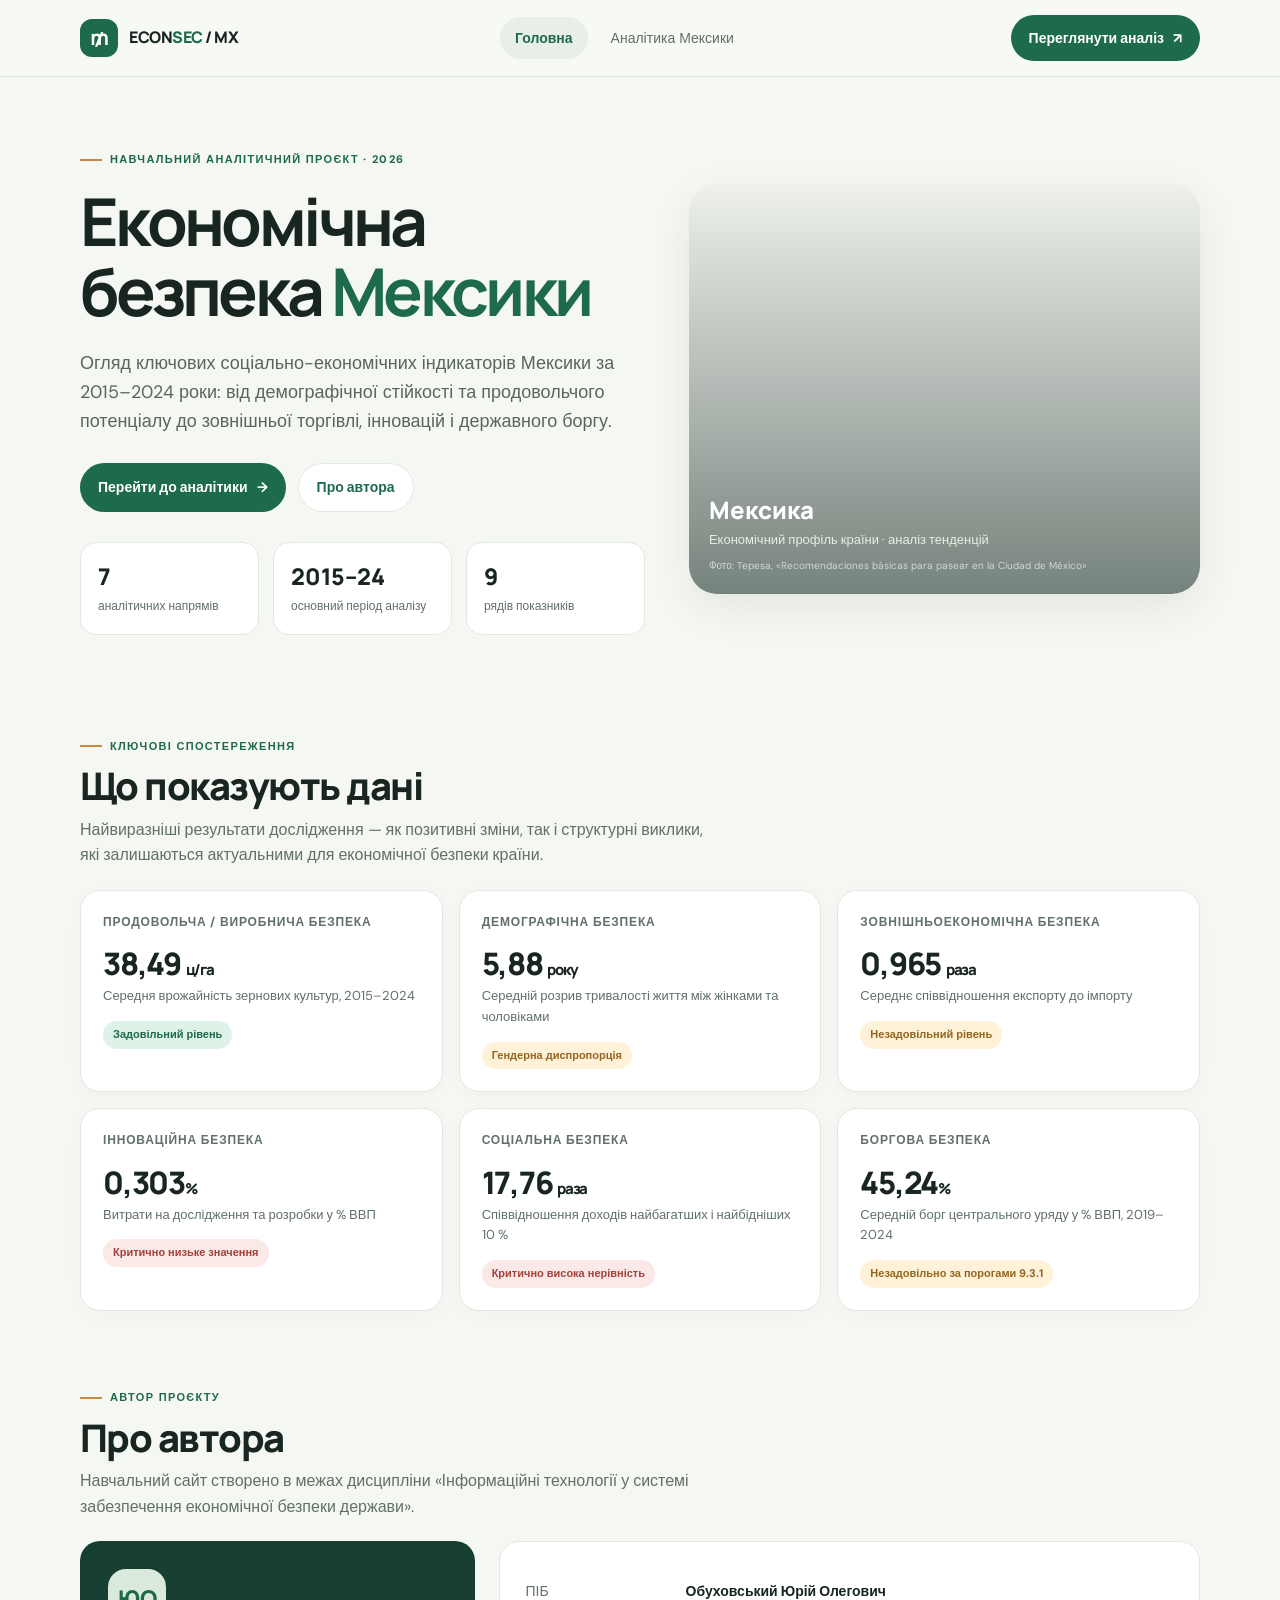
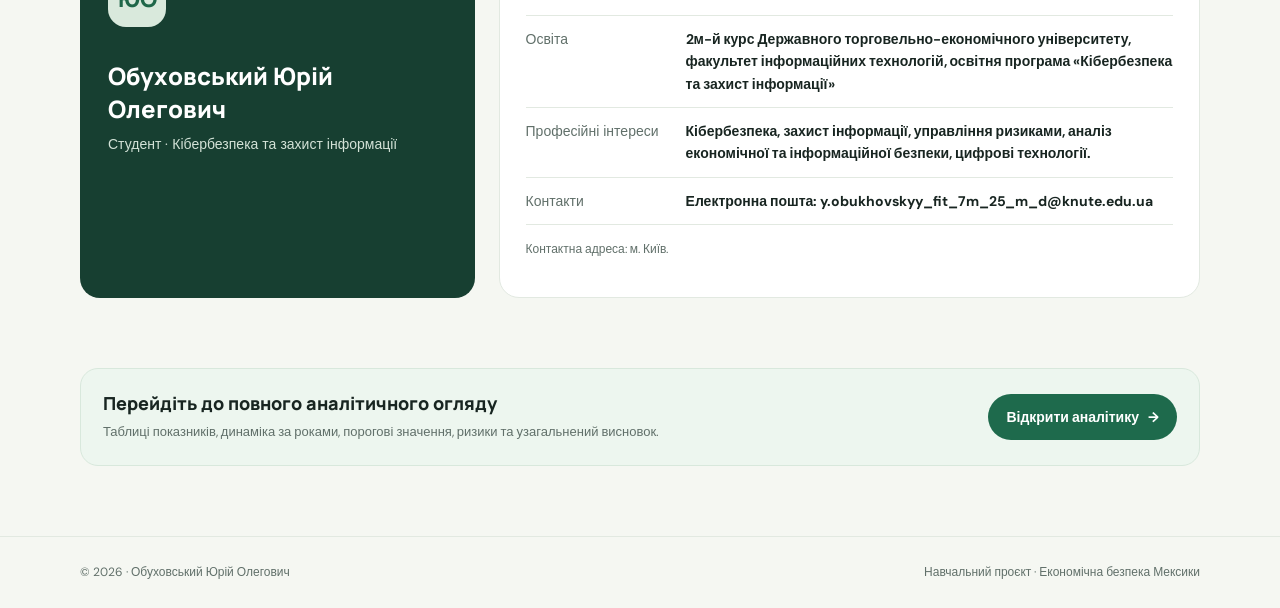
<file: index.html>
<!doctype html>
<html lang="uk">
<head>
  <meta charset="utf-8"><meta name="viewport" content="width=device-width, initial-scale=1">
  <meta name="description" content="Економічна безпека Мексики: навчальний аналітичний проєкт Юрія Обуховського.">
  <title>Економічна безпека Мексики — головна</title>
  <link rel="preconnect" href="https://fonts.googleapis.com"><link rel="preconnect" href="https://fonts.gstatic.com" crossorigin>
  <link rel="stylesheet" href="styles.css">
</head>
<body>
<header class="topbar"><div class="container nav">
  <a class="brand" href="index.html"><span class="brand-mark">₥</span><span>ECON<span style="color:var(--green)">SEC</span> / MX</span></a>
  <nav class="navlinks" aria-label="Основна навігація"><a class="active" href="index.html">Головна</a><a href="analysis.html">Аналітика Мексики</a></nav>
  <a class="nav-cta" href="analysis.html">Переглянути аналіз <span aria-hidden="true">↗</span></a>
</div></header>
<main>
  <section class="hero"><div class="container hero-grid">
    <div>
      <span class="eyebrow">Навчальний аналітичний проєкт · 2026</span>
      <h1>Економічна<br>безпека <span>Мексики</span></h1>
      <p class="lead">Огляд ключових соціально-економічних індикаторів Мексики за 2015–2024 роки: від демографічної стійкості та продовольчого потенціалу до зовнішньої торгівлі, інновацій і державного боргу.</p>
      <div class="hero-actions"><a class="button" href="analysis.html">Перейти до аналітики <span>→</span></a><a class="button secondary" href="#author">Про автора</a></div>
      <div class="stat-strip">
        <div class="mini-stat"><strong>7</strong><span>аналітичних напрямів</span></div>
        <div class="mini-stat"><strong>2015–24</strong><span>основний період аналізу</span></div>
        <div class="mini-stat"><strong>9</strong><span>рядів показників</span></div>
      </div>
    </div>
    <div class="hero-photo" role="img" aria-label="Панорама Мехіко з хмарочосами та бульваром Реформа">
      <div class="photo-tag"><strong>Мексика</strong><span>Економічний профіль країни · аналіз тенденцій</span><span class="photo-credit">Фото: Tepesa, «Recomendaciones básicas para pasear en la Ciudad de México»</span></div>
    </div>
  </div></section>

  <section class="section"><div class="container">
    <div class="section-head"><div><span class="eyebrow">Ключові спостереження</span><h2>Що показують дані</h2><p class="section-intro">Найвиразніші результати дослідження — як позитивні зміни, так і структурні виклики, які залишаються актуальними для економічної безпеки країни.</p></div></div>
    <div class="cards">
      <article class="card focus-card"><div class="card-label">Продовольча / виробнича безпека</div><div class="card-value">38,49 <span style="font-size:15px">ц/га</span></div><div class="card-sub">Середня врожайність зернових культур, 2015–2024</div><span class="pill good">Задовільний рівень</span></article>
      <article class="card focus-card"><div class="card-label">Демографічна безпека</div><div class="card-value">5,88 <span style="font-size:15px">року</span></div><div class="card-sub">Середній розрив тривалості життя між жінками та чоловіками</div><span class="pill warn">Гендерна диспропорція</span></article>
      <article class="card focus-card"><div class="card-label">Зовнішньоекономічна безпека</div><div class="card-value">0,965 <span style="font-size:15px">раза</span></div><div class="card-sub">Середнє співвідношення експорту до імпорту</div><span class="pill warn">Незадовільний рівень</span></article>
      <article class="card focus-card"><div class="card-label">Інноваційна безпека</div><div class="card-value">0,303<span style="font-size:15px">%</span></div><div class="card-sub">Витрати на дослідження та розробки у % ВВП</div><span class="pill bad">Критично низьке значення</span></article>
      <article class="card focus-card"><div class="card-label">Соціальна безпека</div><div class="card-value">17,76 <span style="font-size:15px">раза</span></div><div class="card-sub">Співвідношення доходів найбагатших і найбідніших 10 %</div><span class="pill bad">Критично висока нерівність</span></article>
      <article class="card focus-card"><div class="card-label">Боргова безпека</div><div class="card-value">45,24<span style="font-size:15px">%</span></div><div class="card-sub">Середній борг центрального уряду у % ВВП, 2019–2024</div><span class="pill warn">Незадовільно за порогами 9.3.1</span></article>
    </div>
  </div></section>

  <section class="section" id="author" style="padding-top:0"><div class="container">
    <div class="section-head"><div><span class="eyebrow">Автор проєкту</span><h2>Про автора</h2><p class="section-intro">Навчальний сайт створено в межах дисципліни «Інформаційні технології у системі забезпечення економічної безпеки держави».</p></div></div>
    <div class="author-panel">
      <div class="author-card"><div class="author-avatar">ЮО</div><h3>Обуховський Юрій Олегович</h3><p>Студент · Кібербезпека та захист інформації</p></div>
      <div class="author-details">
        <div class="detail-row"><span>ПІБ</span><strong>Обуховський Юрій Олегович</strong></div>
        <div class="detail-row"><span>Освіта</span><strong>2м-й курс Державного торговельно-економічного університету, факультет інформаційних технологій, освітня програма «Кібербезпека та захист інформації»</strong></div>
        <div class="detail-row"><span>Професійні інтереси</span><strong>Кібербезпека, захист інформації, управління ризиками, аналіз економічної та інформаційної безпеки, цифрові технології.</strong></div>
        <div class="detail-row"><span>Контакти</span><strong>Електронна пошта: y.obukhovskyy_fit_7m_25_m_d@knute.edu.ua</strong></div>
        <p class="contact-hint">Контактна адреса: м. Київ.</p>
      </div>
    </div>
  </div></section>

  <section class="section" style="padding-top:0"><div class="container"><div class="callout"><div><strong>Перейдіть до повного аналітичного огляду</strong><p>Таблиці показників, динаміка за роками, порогові значення, ризики та узагальнений висновок.</p></div><a class="button" href="analysis.html">Відкрити аналітику <span>→</span></a></div></div></section>
</main>
<footer class="footer"><div class="container footer-inner"><span>© 2026 · Обуховський Юрій Олегович</span><span>Навчальний проєкт · Економічна безпека Мексики</span></div></footer>
</body></html>
</file>
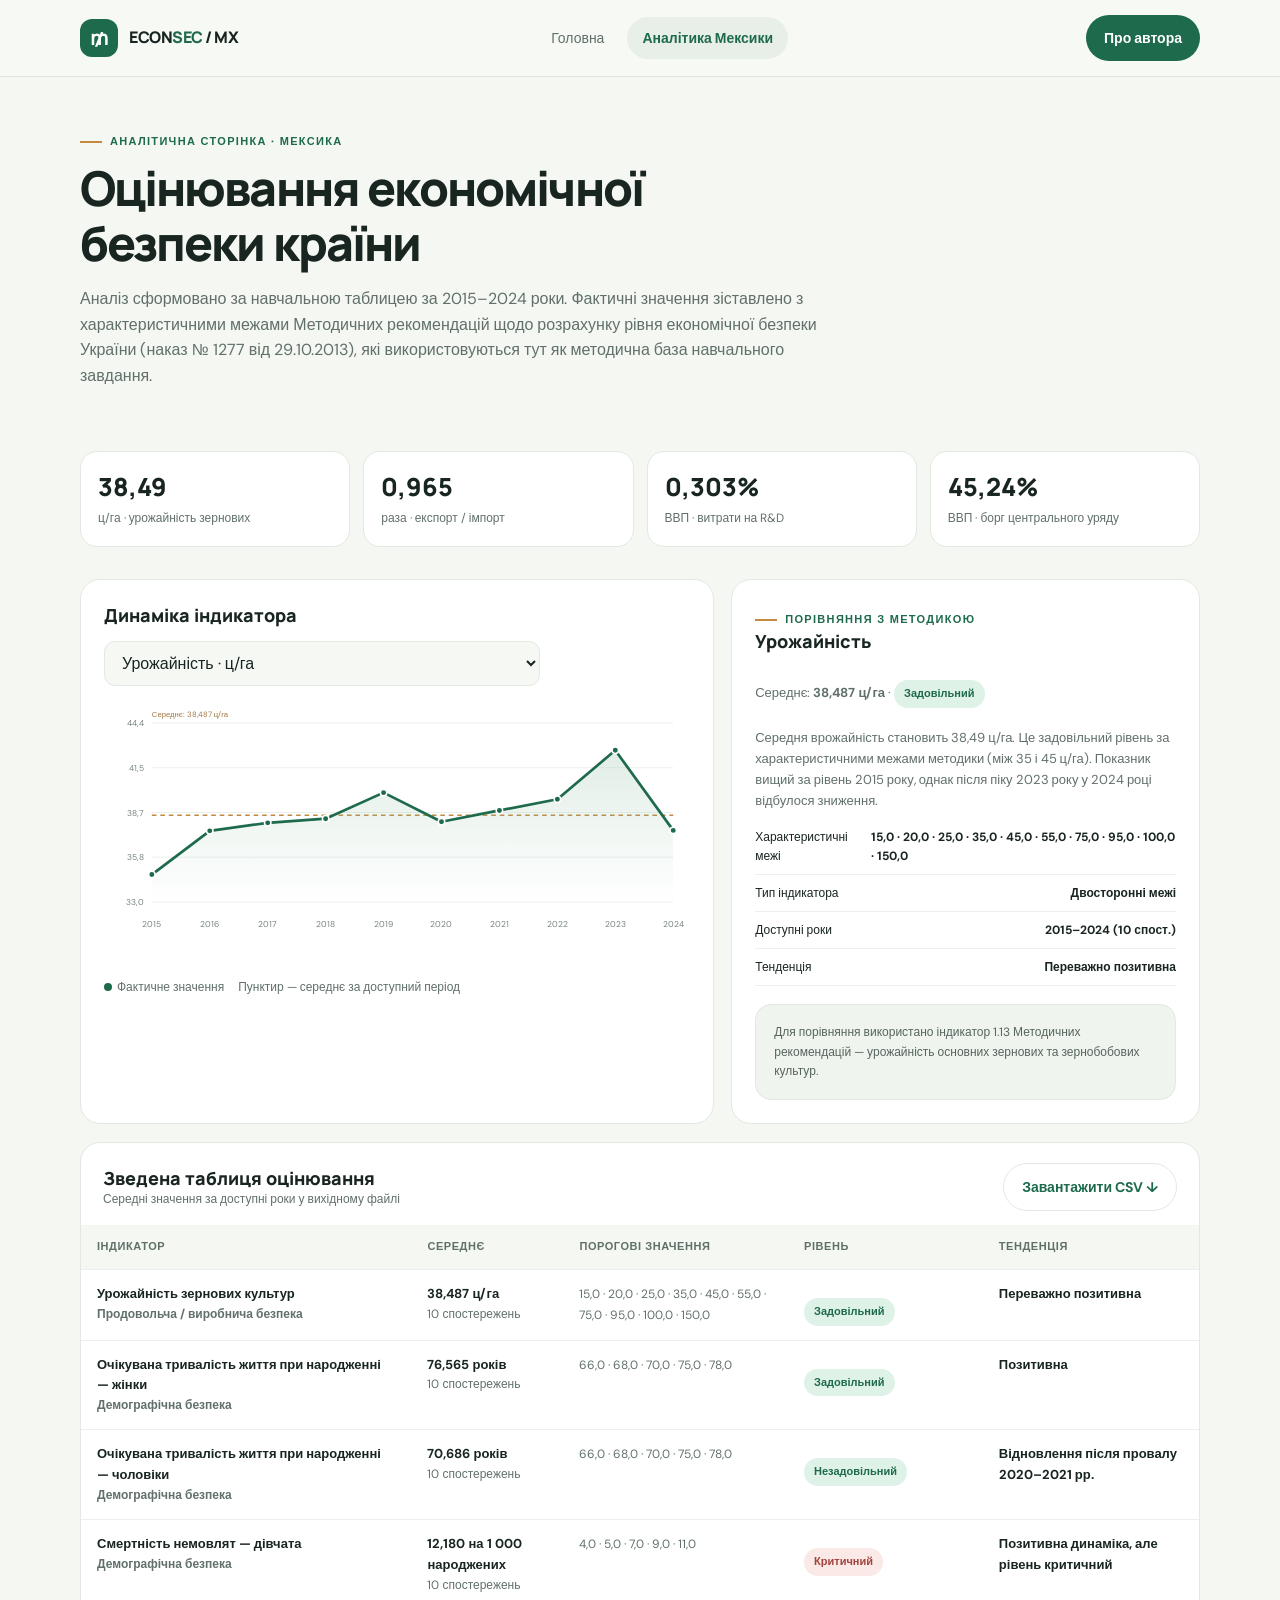
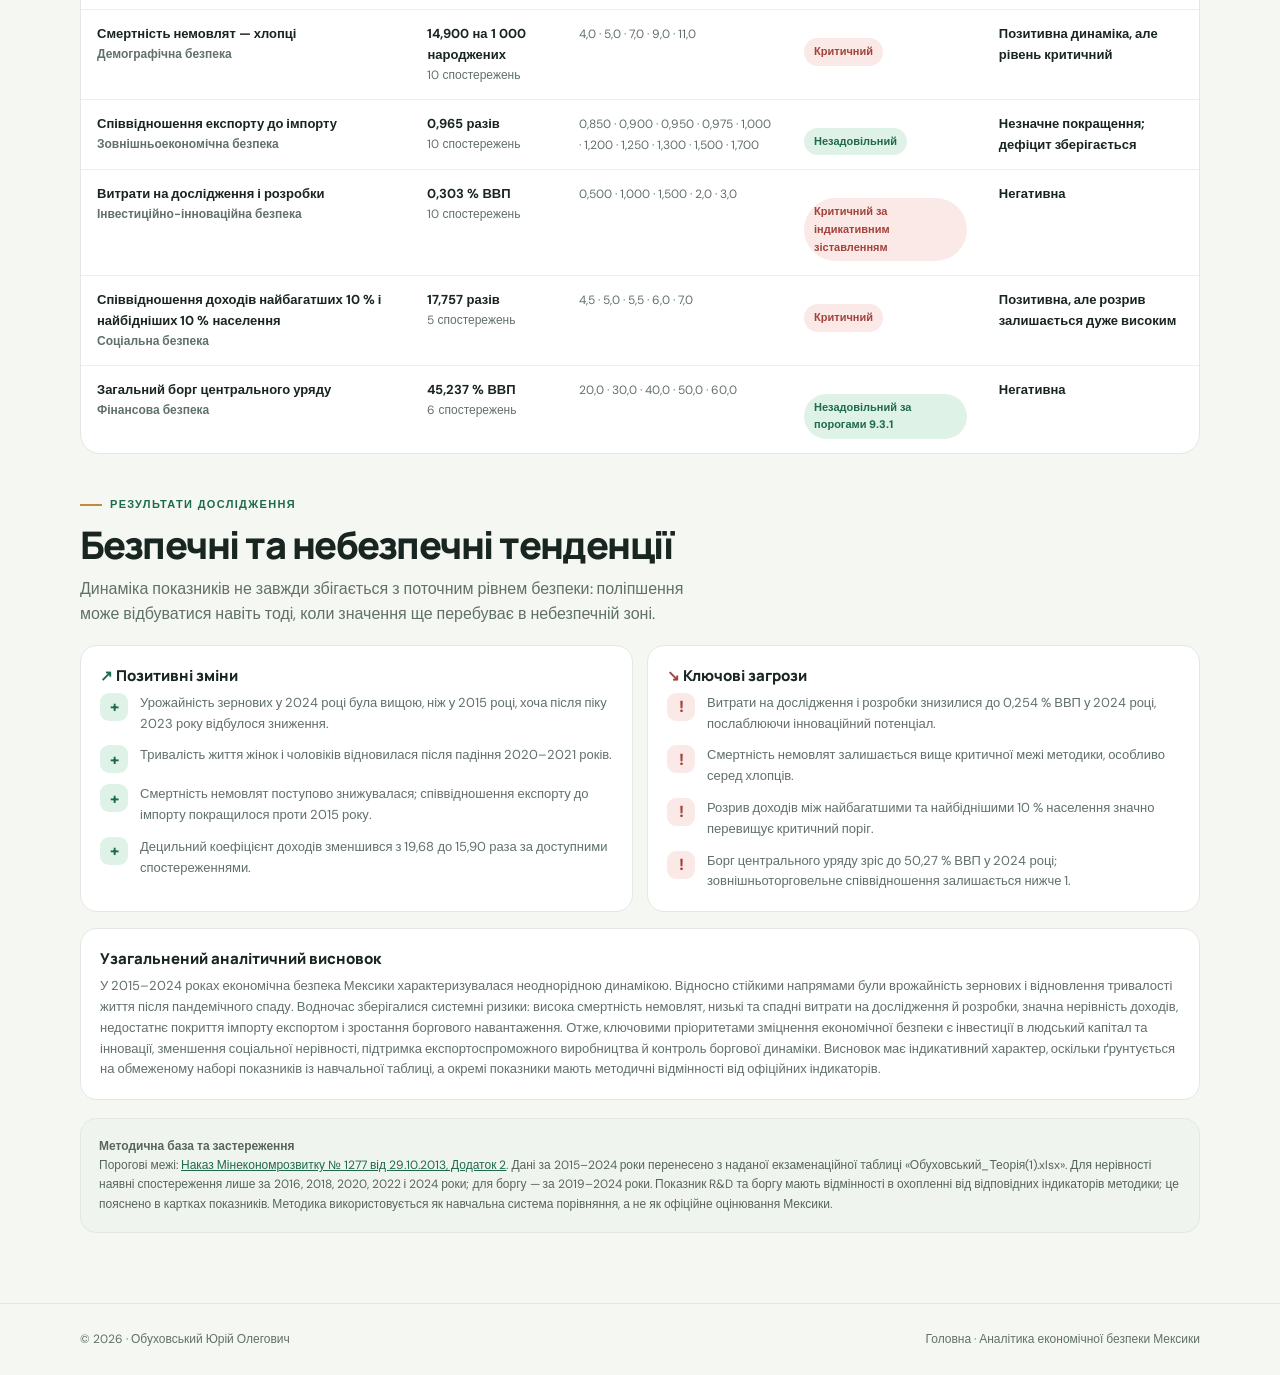
<file: analysis.html>
<!doctype html>
<html lang="uk">
<head>
  <meta charset="utf-8"><meta name="viewport" content="width=device-width, initial-scale=1">
  <meta name="description" content="Аналітична сторінка: індикатори економічної безпеки Мексики за 2015–2024 роки.">
  <title>Аналітика економічної безпеки Мексики</title>
  <link rel="preconnect" href="https://fonts.googleapis.com"><link rel="preconnect" href="https://fonts.gstatic.com" crossorigin>
  <link rel="stylesheet" href="styles.css">
</head>
<body>
<header class="topbar"><div class="container nav">
  <a class="brand" href="index.html"><span class="brand-mark">₥</span><span>ECON<span style="color:var(--green)">SEC</span> / MX</span></a>
  <nav class="navlinks" aria-label="Основна навігація"><a href="index.html">Головна</a><a class="active" href="analysis.html">Аналітика Мексики</a></nav>
  <a class="nav-cta" href="index.html#author">Про автора</a>
</div></header>
<main>
  <section class="page-hero"><div class="container">
    <span class="eyebrow">Аналітична сторінка · Мексика</span>
    <h1 class="page-title">Оцінювання економічної<br>безпеки країни</h1>
    <p>Аналіз сформовано за навчальною таблицею за 2015–2024 роки. Фактичні значення зіставлено з характеристичними межами Методичних рекомендацій щодо розрахунку рівня економічної безпеки України (наказ № 1277 від 29.10.2013), які використовуються тут як методична база навчального завдання.</p>
  </div></section>
  <section class="section" style="padding-top:0"><div class="container">
    <div class="kpi-grid">
      <div class="kpi"><strong>38,49</strong><span>ц/га · урожайність зернових</span></div>
      <div class="kpi"><strong>0,965</strong><span>раза · експорт / імпорт</span></div>
      <div class="kpi"><strong>0,303%</strong><span>ВВП · витрати на R&D</span></div>
      <div class="kpi"><strong>45,24%</strong><span>ВВП · борг центрального уряду</span></div>
    </div>

    <div class="analysis-layout">
      <section class="chart-card">
        <div class="chart-head"><h3>Динаміка індикатора</h3><select id="indicatorSelect" class="select" aria-label="Оберіть індикатор"></select></div>
        <div class="chart-wrap" id="chartWrap" role="img" aria-label="Графік динаміки вибраного індикатора"></div>
        <div class="chart-legend"><span><i class="legend-dot"></i>Фактичне значення</span><span>Пунктир — середнє за доступний період</span></div>
      </section>
      <aside class="method-card">
        <span class="eyebrow">Порівняння з методикою</span><h3 id="methodTitle">Порогові значення</h3>
        <p id="methodText">Оберіть індикатор, щоб переглянути середнє значення, його рівень і методичне пояснення.</p>
        <div class="range-list" id="rangeList"></div>
        <div id="methodNote" class="source-box"></div>
      </aside>
    </div>

    <section class="table-card">
      <div class="table-top"><div><h3>Зведена таблиця оцінювання</h3><div class="small muted">Середні значення за доступні роки у вихідному файлі</div></div><button class="button secondary" id="downloadCsv" type="button">Завантажити CSV ↓</button></div>
      <div class="table-scroll"><table><thead><tr><th>Індикатор</th><th>Середнє</th><th>Порогові значення</th><th>Рівень</th><th>Тенденція</th></tr></thead><tbody id="summaryTable"></tbody></table></div>
    </section>

    <div class="section-head" style="margin:34px 0 18px"><div><span class="eyebrow">Результати дослідження</span><h2>Безпечні та небезпечні тенденції</h2><p class="section-intro">Динаміка показників не завжди збігається з поточним рівнем безпеки: поліпшення може відбуватися навіть тоді, коли значення ще перебуває в небезпечній зоні.</p></div></div>
    <div class="detail-grid">
      <article class="insight"><h4><span style="color:var(--green)">↗</span> Позитивні зміни</h4><div class="risk-list">
        <div class="risk"><span class="risk-icon safe-icon">+</span><p>Урожайність зернових у 2024 році була вищою, ніж у 2015 році, хоча після піку 2023 року відбулося зниження.</p></div>
        <div class="risk"><span class="risk-icon safe-icon">+</span><p>Тривалість життя жінок і чоловіків відновилася після падіння 2020–2021 років.</p></div>
        <div class="risk"><span class="risk-icon safe-icon">+</span><p>Смертність немовлят поступово знижувалася; співвідношення експорту до імпорту покращилося проти 2015 року.</p></div>
        <div class="risk"><span class="risk-icon safe-icon">+</span><p>Децильний коефіцієнт доходів зменшився з 19,68 до 15,90 раза за доступними спостереженнями.</p></div>
      </div></article>
      <article class="insight"><h4><span style="color:var(--red)">↘</span> Ключові загрози</h4><div class="risk-list">
        <div class="risk"><span class="risk-icon">!</span><p>Витрати на дослідження і розробки знизилися до 0,254 % ВВП у 2024 році, послаблюючи інноваційний потенціал.</p></div>
        <div class="risk"><span class="risk-icon">!</span><p>Смертність немовлят залишається вище критичної межі методики, особливо серед хлопців.</p></div>
        <div class="risk"><span class="risk-icon">!</span><p>Розрив доходів між найбагатшими та найбіднішими 10 % населення значно перевищує критичний поріг.</p></div>
        <div class="risk"><span class="risk-icon">!</span><p>Борг центрального уряду зріс до 50,27 % ВВП у 2024 році; зовнішньоторговельне співвідношення залишається нижче 1.</p></div>
      </div></article>
    </div>

    <section class="insight" style="margin-top:16px"><h4>Узагальнений аналітичний висновок</h4><p>У 2015–2024 роках економічна безпека Мексики характеризувалася неоднорідною динамікою. Відносно стійкими напрямами були врожайність зернових і відновлення тривалості життя після пандемічного спаду. Водночас зберігалися системні ризики: висока смертність немовлят, низькі та спадні витрати на дослідження й розробки, значна нерівність доходів, недостатнє покриття імпорту експортом і зростання боргового навантаження. Отже, ключовими пріоритетами зміцнення економічної безпеки є інвестиції в людський капітал та інновації, зменшення соціальної нерівності, підтримка експортоспроможного виробництва й контроль боргової динаміки. Висновок має індикативний характер, оскільки ґрунтується на обмеженому наборі показників із навчальної таблиці, а окремі показники мають методичні відмінності від офіційних індикаторів.</p></section>

    <div class="source-box">
      <strong>Методична база та застереження</strong><br>
      Порогові межі: <a href="https://zakon.rada.gov.ua/rada/show/v1277731-13#Text" target="_blank" rel="noopener">Наказ Мінекономрозвитку № 1277 від 29.10.2013, Додаток 2</a>. Дані за 2015–2024 роки перенесено з наданої екзаменаційної таблиці «Обуховський_Теорія(1).xlsx». Для нерівності наявні спостереження лише за 2016, 2018, 2020, 2022 і 2024 роки; для боргу — за 2019–2024 роки. Показник R&D та боргу мають відмінності в охопленні від відповідних індикаторів методики; це пояснено в картках показників. Методика використовується як навчальна система порівняння, а не як офіційне оцінювання Мексики.
    </div>
  </div></section>
</main>
<footer class="footer"><div class="container footer-inner"><span>© 2026 · Обуховський Юрій Олегович</span><span><a href="index.html">Головна</a> · Аналітика економічної безпеки Мексики</span></div></footer>
<script src="data.js"></script><script src="analysis.js"></script>
</body></html>
</file>
<file: styles.css>
@import url('https://fonts.googleapis.com/css2?family=DM+Sans:wght@400;500;600;700&family=Manrope:wght@400;500;600;700;800&display=swap');
:root{--ink:#182521;--muted:#61706a;--paper:#f5f7f2;--card:#fff;--line:#e2e9e1;--green:#1e6a4c;--green2:#dff2e7;--red:#a3423c;--redbg:#fae9e6;--amber:#93651e;--amberbg:#fff2d8;--blue:#365f88;--shadow:0 14px 42px rgba(22,47,35,.08);--radius:20px}
*{box-sizing:border-box}html{scroll-behavior:smooth}body{margin:0;background:var(--paper);color:var(--ink);font-family:'DM Sans',Arial,sans-serif;line-height:1.6}a{color:inherit;text-decoration:none}button,select{font:inherit}.container{width:min(1120px,calc(100% - 40px));margin:auto}.topbar{position:sticky;top:0;z-index:20;background:rgba(247,249,245,.92);backdrop-filter:blur(16px);border-bottom:1px solid rgba(220,229,220,.9)}.nav{height:76px;display:flex;align-items:center;justify-content:space-between;gap:24px}.brand{display:flex;align-items:center;gap:11px;font-family:Manrope,sans-serif;font-weight:800;letter-spacing:-.03em}.brand-mark{width:38px;height:38px;background:var(--green);border-radius:12px;display:grid;place-items:center;color:white;font-size:19px}.navlinks{display:flex;align-items:center;gap:8px}.navlinks a{font-size:14px;color:var(--muted);padding:10px 15px;border-radius:999px}.navlinks a:hover,.navlinks a.active{background:#e8efe8;color:var(--green);font-weight:700}.nav-cta,.button{background:var(--green);color:white;padding:12px 18px;border-radius:999px;font-weight:700;font-size:14px;border:0;display:inline-flex;align-items:center;gap:9px;cursor:pointer;transition:.2s}.nav-cta:hover,.button:hover{background:#155239;transform:translateY(-1px)}.button.secondary{background:white;color:var(--green);border:1px solid var(--line)}.button.secondary:hover{background:#edf5ee}.eyebrow{display:inline-flex;align-items:center;gap:8px;text-transform:uppercase;letter-spacing:.12em;font-size:11px;font-weight:800;color:var(--green)}.eyebrow:before{content:'';width:22px;height:2px;background:#c48a41}.hero{padding:66px 0 58px}.hero-grid{display:grid;grid-template-columns:1.05fr .95fr;gap:44px;align-items:center}.hero h1{font-family:Manrope,sans-serif;font-size:clamp(40px,5.4vw,66px);letter-spacing:-.055em;line-height:1.07;margin:17px 0 22px}.hero h1 span{color:var(--green)}.lead{font-size:18px;color:#59665f;max-width:590px}.hero-actions{display:flex;gap:12px;flex-wrap:wrap;margin-top:28px}.hero-photo{min-height:410px;border-radius:28px;position:relative;overflow:hidden;background:linear-gradient(180deg,rgba(14,35,28,.03),rgba(14,35,28,.55)),url('https://tepesa.com.mx/wp-content/uploads/2020/04/ciudad-de-mexico-viajes-scaled.jpg') center/cover;box-shadow:var(--shadow)}.photo-tag{position:absolute;bottom:20px;left:20px;right:20px;color:white}.photo-tag strong{display:block;font:800 24px Manrope,sans-serif}.photo-tag span{font-size:13px;color:#e4eee7}.photo-credit{font-size:10px!important;opacity:.8;display:block;margin-top:7px}.stat-strip{display:grid;grid-template-columns:repeat(3,1fr);gap:14px;margin-top:30px}.mini-stat{background:white;border:1px solid var(--line);border-radius:16px;padding:17px}.mini-stat strong{font:800 23px Manrope,sans-serif;display:block}.mini-stat span{font-size:12px;color:var(--muted)}.section{padding:36px 0 70px}.section-head{display:flex;justify-content:space-between;align-items:end;gap:22px;margin-bottom:22px}.section h2,.page-title{font:800 clamp(28px,3vw,38px)/1.15 Manrope,sans-serif;letter-spacing:-.04em;margin:9px 0}.section-intro{color:var(--muted);max-width:640px;margin:0}.cards{display:grid;grid-template-columns:repeat(3,1fr);gap:16px}.card{background:var(--card);border:1px solid var(--line);border-radius:var(--radius);padding:22px;box-shadow:0 4px 18px rgba(25,48,33,.025)}.focus-card{min-height:192px}.card-label{color:var(--muted);font-size:12px;text-transform:uppercase;letter-spacing:.07em;font-weight:700}.card-value{font:800 31px Manrope,sans-serif;letter-spacing:-.04em;margin:10px 0 2px}.card-sub{font-size:13px;color:var(--muted)}.pill{display:inline-flex;align-items:center;gap:6px;padding:5px 10px;border-radius:999px;font-size:11px;font-weight:800;margin-top:14px}.pill.good{background:var(--green2);color:var(--green)}.pill.warn{background:var(--amberbg);color:var(--amber)}.pill.bad{background:var(--redbg);color:var(--red)}.pill.neutral{background:#edf0ee;color:#56625b}.author-panel{display:grid;grid-template-columns:.72fr 1.28fr;gap:24px;align-items:stretch}.author-card{background:#173f31;color:white;border-radius:var(--radius);padding:28px}.author-avatar{width:58px;height:58px;border-radius:18px;background:#d9e9dc;color:#1f6749;display:grid;place-items:center;font:800 23px Manrope,sans-serif;margin-bottom:32px}.author-card h3{font:800 24px Manrope,sans-serif;margin:0 0 8px}.author-card p{color:#d3e2d7;font-size:14px;margin:0}.author-details{background:white;border:1px solid var(--line);border-radius:var(--radius);padding:26px}.detail-row{display:grid;grid-template-columns:145px 1fr;gap:15px;padding:12px 0;border-bottom:1px solid var(--line);font-size:14px}.detail-row:last-child{border-bottom:0}.detail-row span:first-child{color:var(--muted)}.contact-hint{font-size:12px;color:var(--muted);margin-top:15px}.callout{border:1px solid #d8e8dc;background:#edf6ef;padding:22px;border-radius:18px;display:flex;align-items:center;justify-content:space-between;gap:20px}.callout strong{font:800 18px Manrope,sans-serif}.callout p{margin:4px 0 0;color:var(--muted);font-size:13px}.footer{border-top:1px solid var(--line);padding:26px 0;color:var(--muted);font-size:12px}.footer-inner{display:flex;justify-content:space-between;gap:16px;flex-wrap:wrap}.page-hero{padding:48px 0 26px}.page-title{font-size:clamp(34px,4vw,48px)}.page-hero p{color:var(--muted);max-width:750px}.kpi-grid{display:grid;grid-template-columns:repeat(4,1fr);gap:13px;margin:20px 0 32px}.kpi{background:white;border:1px solid var(--line);padding:17px;border-radius:17px}.kpi strong{font:800 25px Manrope,sans-serif;display:block}.kpi span{font-size:12px;color:var(--muted)}.analysis-layout{display:grid;grid-template-columns:1.15fr .85fr;gap:17px;align-items:stretch}.chart-card,.method-card{background:white;border:1px solid var(--line);border-radius:20px;padding:23px}.chart-head{display:flex;justify-content:space-between;gap:14px;align-items:center;flex-wrap:wrap}.chart-head h3,.method-card h3{font:800 18px Manrope,sans-serif;margin:0}.select{background:#f6f8f4;border:1px solid var(--line);padding:10px 13px;border-radius:11px;color:var(--ink);max-width:100%}.chart-wrap{margin-top:20px;min-height:260px}.chart-wrap svg{width:100%;height:auto;display:block;overflow:visible}.chart-legend{display:flex;gap:14px;flex-wrap:wrap;font-size:12px;color:var(--muted);margin-top:12px}.legend-dot{width:8px;height:8px;border-radius:50%;display:inline-block;margin-right:5px;background:var(--green)}.method-card p{font-size:13px;color:var(--muted)}.range-list{display:grid;gap:9px;margin-top:16px}.range-row{display:flex;justify-content:space-between;align-items:center;gap:8px;font-size:12px;padding-bottom:8px;border-bottom:1px solid #edf0ec}.range-row strong{color:var(--ink)}.table-card{margin-top:18px;background:white;border:1px solid var(--line);border-radius:20px;overflow:hidden}.table-top{padding:20px 22px 14px;display:flex;justify-content:space-between;align-items:center;gap:12px;flex-wrap:wrap}.table-top h3{font:800 18px Manrope,sans-serif;margin:0}.table-scroll{overflow-x:auto}table{border-collapse:collapse;width:100%;font-size:13px;min-width:760px}th{background:#f4f7f2;color:#607068;font-size:11px;letter-spacing:.05em;text-transform:uppercase;text-align:left;padding:13px 16px}td{padding:14px 16px;border-top:1px solid #edf0ec;vertical-align:top}td strong{font-weight:700}.metric-name{font-weight:700;min-width:210px}.note-text{color:var(--muted);font-size:12px;max-width:340px}.detail-grid{display:grid;grid-template-columns:repeat(2,1fr);gap:14px;margin-top:18px}.insight{background:white;border:1px solid var(--line);padding:19px;border-radius:17px}.insight h4{margin:0 0 7px;font:800 15px Manrope,sans-serif}.insight p{font-size:13px;color:var(--muted);margin:0}.risk-list{display:grid;gap:11px}.risk{display:flex;align-items:flex-start;gap:12px}.risk-icon{flex:0 0 28px;width:28px;height:28px;border-radius:9px;display:grid;place-items:center;background:var(--redbg);color:var(--red);font-weight:800}.safe-icon{background:var(--green2);color:var(--green)}.source-box{background:#f0f4ef;border:1px solid var(--line);padding:18px;border-radius:16px;color:#57655e;font-size:12px;margin-top:18px}.source-box a{color:var(--green);text-decoration:underline}.muted{color:var(--muted)}.small{font-size:12px}.hidden{display:none!important}
@media(max-width:850px){.hero-grid{grid-template-columns:1fr}.hero-photo{min-height:320px}.cards{grid-template-columns:repeat(2,1fr)}.author-panel,.analysis-layout{grid-template-columns:1fr}.kpi-grid{grid-template-columns:repeat(2,1fr)}}
@media(max-width:560px){.container{width:min(100% - 28px,1120px)}.nav{height:auto;min-height:68px;flex-wrap:wrap;padding:12px 0}.navlinks{order:3;width:100%;justify-content:center}.navlinks a{padding:8px 12px}.nav-cta{display:none}.hero{padding:42px 0 30px}.hero-photo{min-height:270px}.stat-strip,.cards,.detail-grid{grid-template-columns:1fr}.section{padding:30px 0 48px}.section-head{display:block}.kpi-grid{grid-template-columns:repeat(2,1fr)}.detail-row{grid-template-columns:1fr;gap:3px}.callout{display:block}.callout .button{margin-top:14px}.page-hero{padding-top:35px}}
@media print{.topbar,.hero-actions,.nav-cta,.button{display:none!important}body{background:white}.card,.chart-card,.method-card,.table-card{box-shadow:none;break-inside:avoid}.section{padding:18px 0}}
</file>
